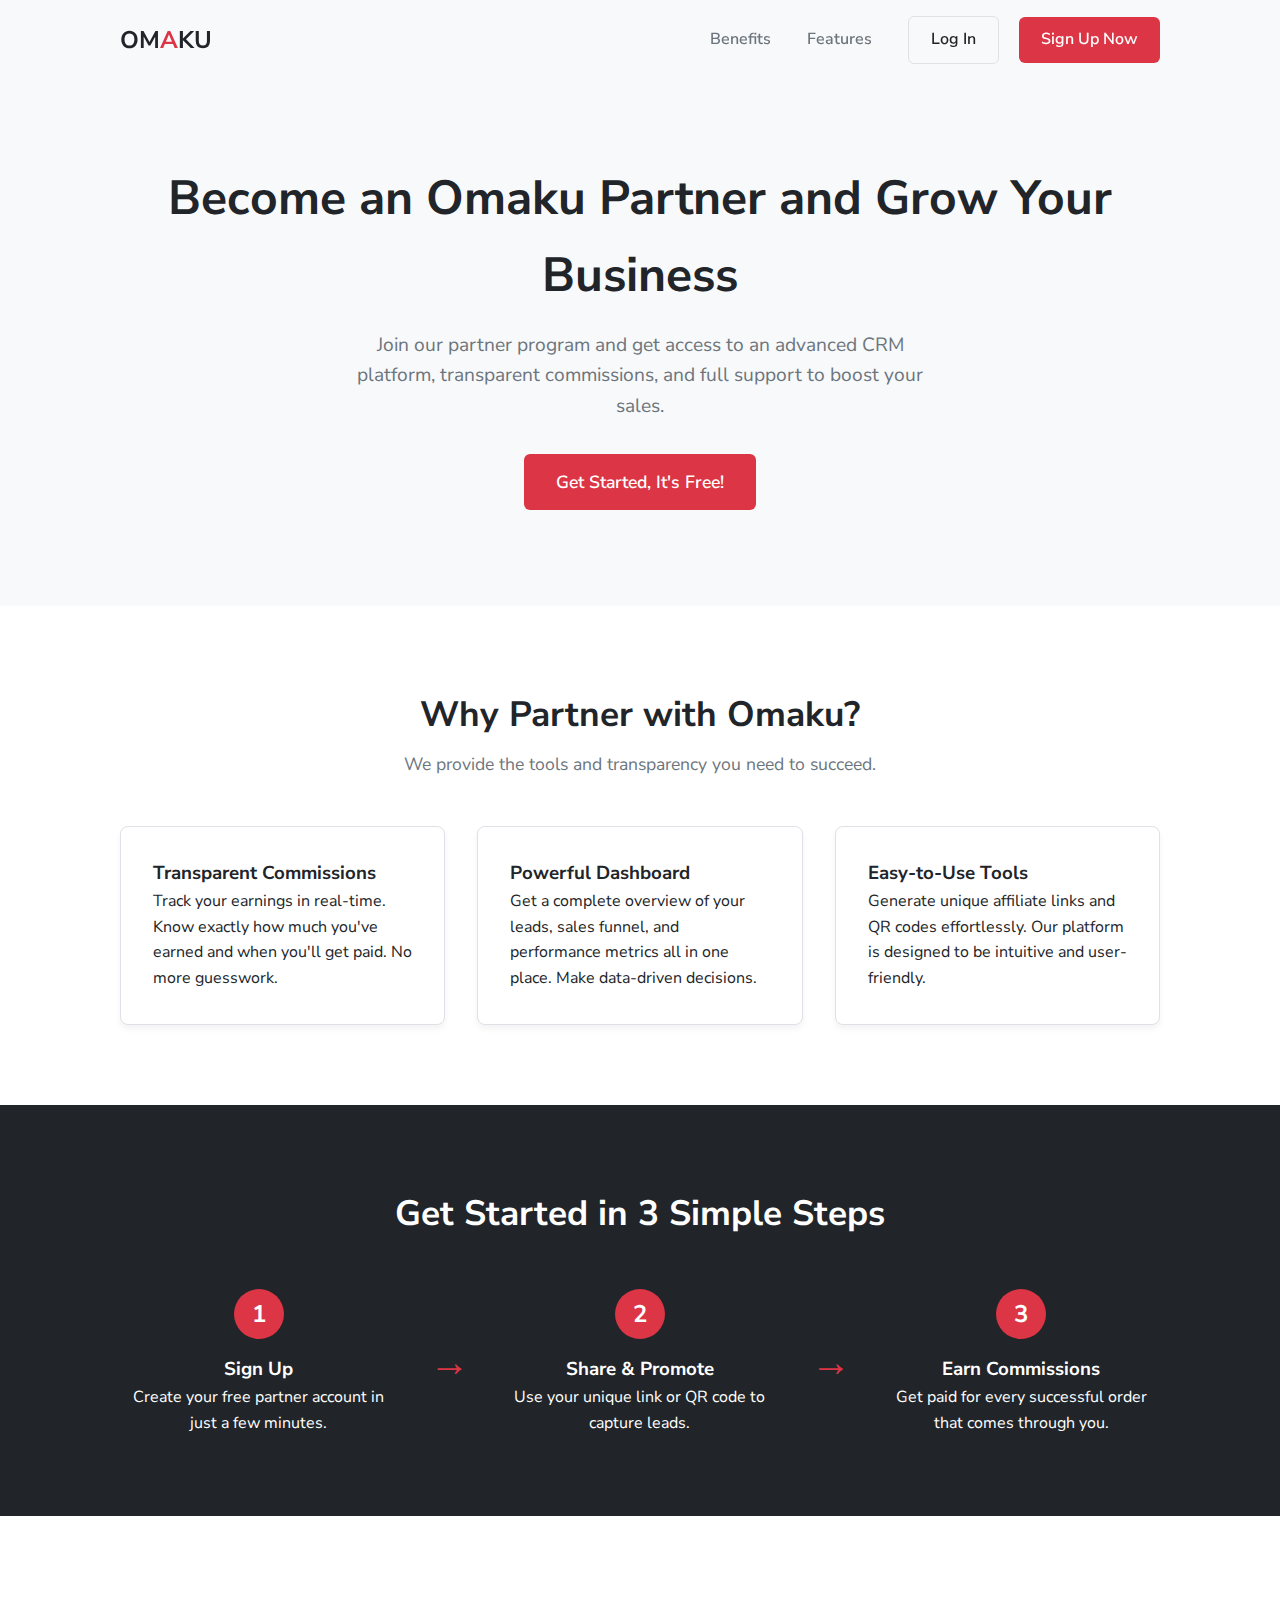
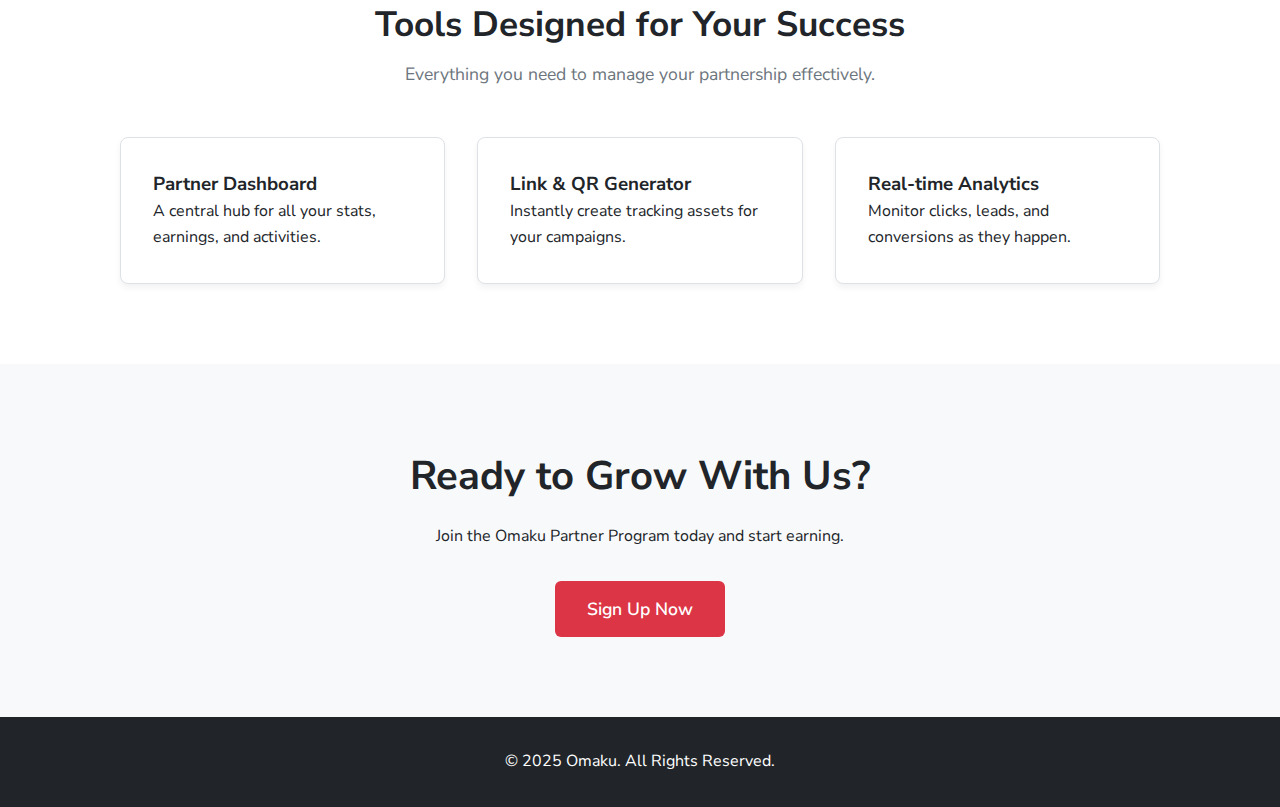
<file: landing-partner.html>
<!DOCTYPE html>
<html lang="en">
<head>
    <meta charset="UTF-8">
    <meta name="viewport" content="width=device-width, initial-scale=1.0">
    <title>Omaku Partner Program - Grow Your Business</title>
    <link rel="stylesheet" href="style.css">
</head>
<body>
    
    <header class="navbar">
        <div class="container">
            <a href="#" class="navbar-logo">OM<span>A</span>KU</a>
            <nav class="navbar-menu">
                <a href="#benefits">Benefits</a>
                <a href="#features">Features</a>
                <a href="login.html" class="btn btn-secondary">Log In</a>
                <a href="register-partner.html" class="btn btn-primary">Sign Up Now</a>
            </nav>
        </div>
    </header>

    <main>
        <section class="hero">
            <div class="container">
                <h1>Become an Omaku Partner and Grow Your Business</h1>
                <p>Join our partner program and get access to an advanced CRM platform, transparent commissions, and full support to boost your sales.</p>
                <a href="register-partner.html" class="btn btn-primary btn-large">Get Started, It's Free!</a>
            </div>
        </section>

        <section id="benefits" class="section-light">
            <div class="container">
                <div class="section-header animate-on-scroll">
                    <h2>Why Partner with Omaku?</h2>
                    <p>We provide the tools and transparency you need to succeed.</p>
                </div>
                <div class="grid-3">
                    <div class="card animate-on-scroll">
                        <h3>Transparent Commissions</h3>
                        <p>Track your earnings in real-time. Know exactly how much you've earned and when you'll get paid. No more guesswork.</p>
                    </div>
                    <div class="card animate-on-scroll">
                        <h3>Powerful Dashboard</h3>
                        <p>Get a complete overview of your leads, sales funnel, and performance metrics all in one place. Make data-driven decisions.</p>
                    </div>
                    <div class="card animate-on-scroll">
                        <h3>Easy-to-Use Tools</h3>
                        <p>Generate unique affiliate links and QR codes effortlessly. Our platform is designed to be intuitive and user-friendly.</p>
                    </div>
                </div>
            </div>
        </section>

        <section id="how-it-works" class="section-dark">
            <div class="container">
                <div class="section-header animate-on-scroll">
                    <h2>Get Started in 3 Simple Steps</h2>
                </div>
                <div class="steps-container">
                    <div class="step">
                        <div class="step-number">1</div>
                        <h3>Sign Up</h3>
                        <p>Create your free partner account in just a few minutes.</p>
                    </div>
                    <div class="step-arrow">→</div>
                    <div class="step">
                        <div class="step-number">2</div>
                        <h3>Share & Promote</h3>
                        <p>Use your unique link or QR code to capture leads.</p>
                    </div>
                    <div class="step-arrow">→</div>
                    <div class="step">
                        <div class="step-number">3</div>
                        <h3>Earn Commissions</h3>
                        <p>Get paid for every successful order that comes through you.</p>
                    </div>
                </div>
            </div>
        </section>

        <section id="features" class="section-light">
             <div class="container">
                <div class="section-header animate-on-scroll">
                    <h2>Tools Designed for Your Success</h2>
                    <p>Everything you need to manage your partnership effectively.</p>
                </div>
                <div class="grid-3">
                    <div class="card animate-on-scroll">
                        <h3>Partner Dashboard</h3>
                        <p>A central hub for all your stats, earnings, and activities.</p>
                    </div>
                    <div class="card animate-on-scroll">
                        <h3>Link & QR Generator</h3>
                        <p>Instantly create tracking assets for your campaigns.</p>
                    </div>
                     <div class="card animate-on-scroll">
                        <h3>Real-time Analytics</h3>
                        <p>Monitor clicks, leads, and conversions as they happen.</p>
                    </div>
                </div>
            </div>
        </section>
        
        <section class="cta">
            <div class="container">
                <h2>Ready to Grow With Us?</h2>
                <p>Join the Omaku Partner Program today and start earning.</p>
                <a href="register-partner.html" class="btn btn-primary btn-large">Sign Up Now</a>
            </div>
        </section>
    </main>

    <footer class="footer">
        <div class="container">
            <p>&copy; 2025 Omaku. All Rights Reserved.</p>
        </div>
    </footer>
    
    <script src="landing-script.js"></script>
</body>
</html>
</file>
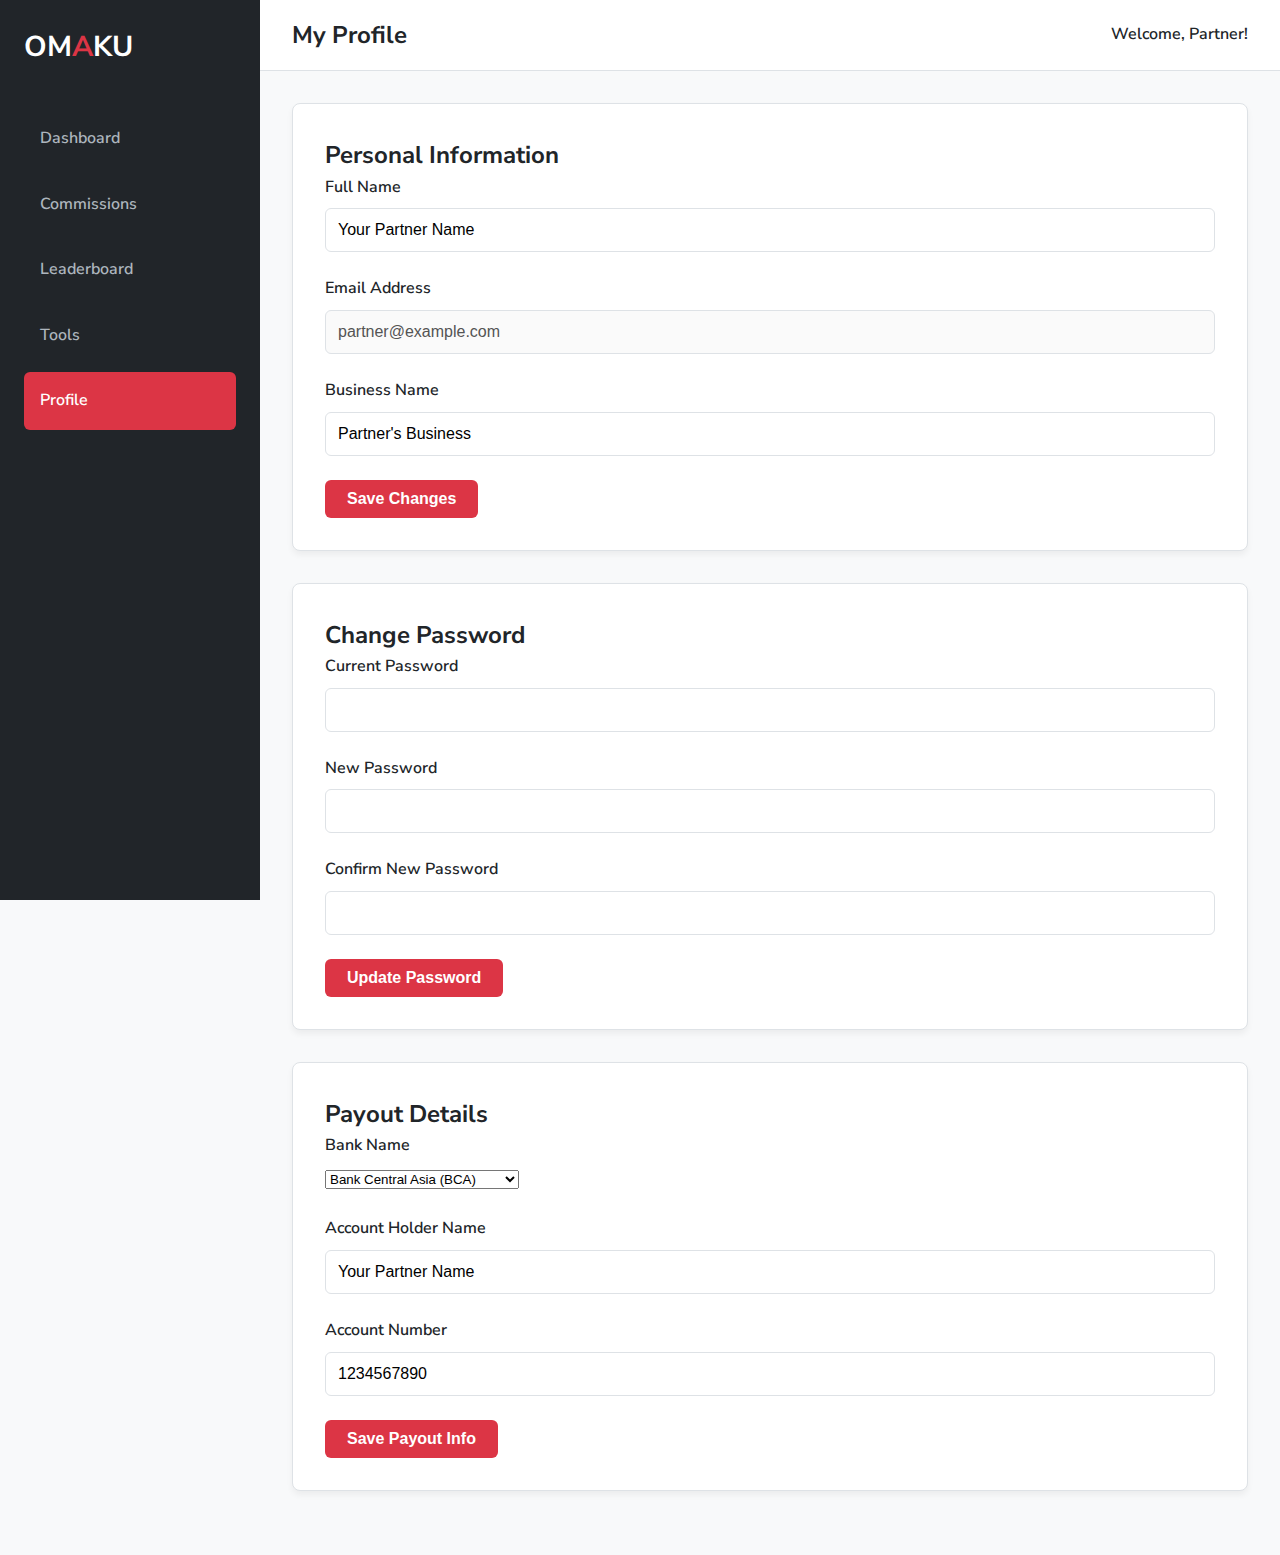
<file: partner-profile.html>
<!DOCTYPE html>
<html lang="en">
<head>
    <meta charset="UTF-8">
    <meta name="viewport" content="width=device-width, initial-scale=1.0">
    <title>My Profile - Omaku</title>
    <link rel="stylesheet" href="style.css">
</head>
<body>
    
    <div class="app-layout">
        <aside class="sidebar">
            <div class="sidebar-header">
                <a href="partner-dashboard.html" class="logo">OM<span>A</span>KU</a>
            </div>
            <ul class="sidebar-nav">
                <li><a href="partner-dashboard.html">Dashboard</a></li>
                <li><a href="partner-commissions.html">Commissions</a></li>
                <li><a href="partner-leaderboard.html">Leaderboard</a></li>
                <li><a href="partner-tools.html">Tools</a></li>
                <li><a href="partner-profile.html" class="active">Profile</a></li>
            </ul>
        </aside>

        <div class="main-content">
            <header class="app-header">
                <h1>My Profile</h1>
                <div class="user-profile">
                    <span>Welcome, Partner!</span>
                </div>
            </header>

            <main class="content-body">
                <div class="card profile-section">
                    <h2>Personal Information</h2>
                    <form>
                        <div class="form-group">
                            <label for="name">Full Name</label>
                            <input type="text" id="name" name="name" value="Your Partner Name" required>
                        </div>
                        <div class="form-group">
                            <label for="email">Email Address</label>
                            <input type="email" id="email" name="email" value="partner@example.com" disabled>
                        </div>
                         <div class="form-group">
                            <label for="business-name">Business Name</label>
                            <input type="text" id="business-name" name="business-name" value="Partner's Business">
                        </div>
                        <button type="submit" class="btn btn-primary">Save Changes</button>
                    </form>
                </div>

                <div class="card profile-section">
                    <h2>Change Password</h2>
                     <form>
                        <div class="form-group">
                            <label for="current-password">Current Password</label>
                            <input type="password" id="current-password" name="current-password" required>
                        </div>
                        <div class="form-group">
                            <label for="new-password">New Password</label>
                            <input type="password" id="new-password" name="new-password" required>
                        </div>
                        <div class="form-group">
                            <label for="confirm-password">Confirm New Password</label>
                            <input type="password" id="confirm-password" name="confirm-password" required>
                        </div>
                        <button type="submit" class="btn btn-primary">Update Password</button>
                    </form>
                </div>
                 <div class="card profile-section">
                    <h2>Payout Details</h2>
                     <form>
                        <div class="form-group">
                            <label for="bank-name">Bank Name</label>
                            <select id="bank-name" name="bank-name">
                                <option>Select Bank...</option>
                                <option selected>Bank Central Asia (BCA)</option>
                                <option>Bank Mandiri</option>
                                <option>Bank Rakyat Indonesia (BRI)</option>
                            </select>
                        </div>
                        <div class="form-group">
                            <label for="account-holder">Account Holder Name</label>
                            <input type="text" id="account-holder" name="account-holder" value="Your Partner Name">
                        </div>
                         <div class="form-group">
                            <label for="account-number">Account Number</label>
                            <input type="text" id="account-number" name="account-number" value="1234567890">
                        </div>
                        <button type="submit" class="btn btn-primary">Save Payout Info</button>
                    </form>
                </div>
            </main>
        </div>
    </div>

</body>
</html>
</file>
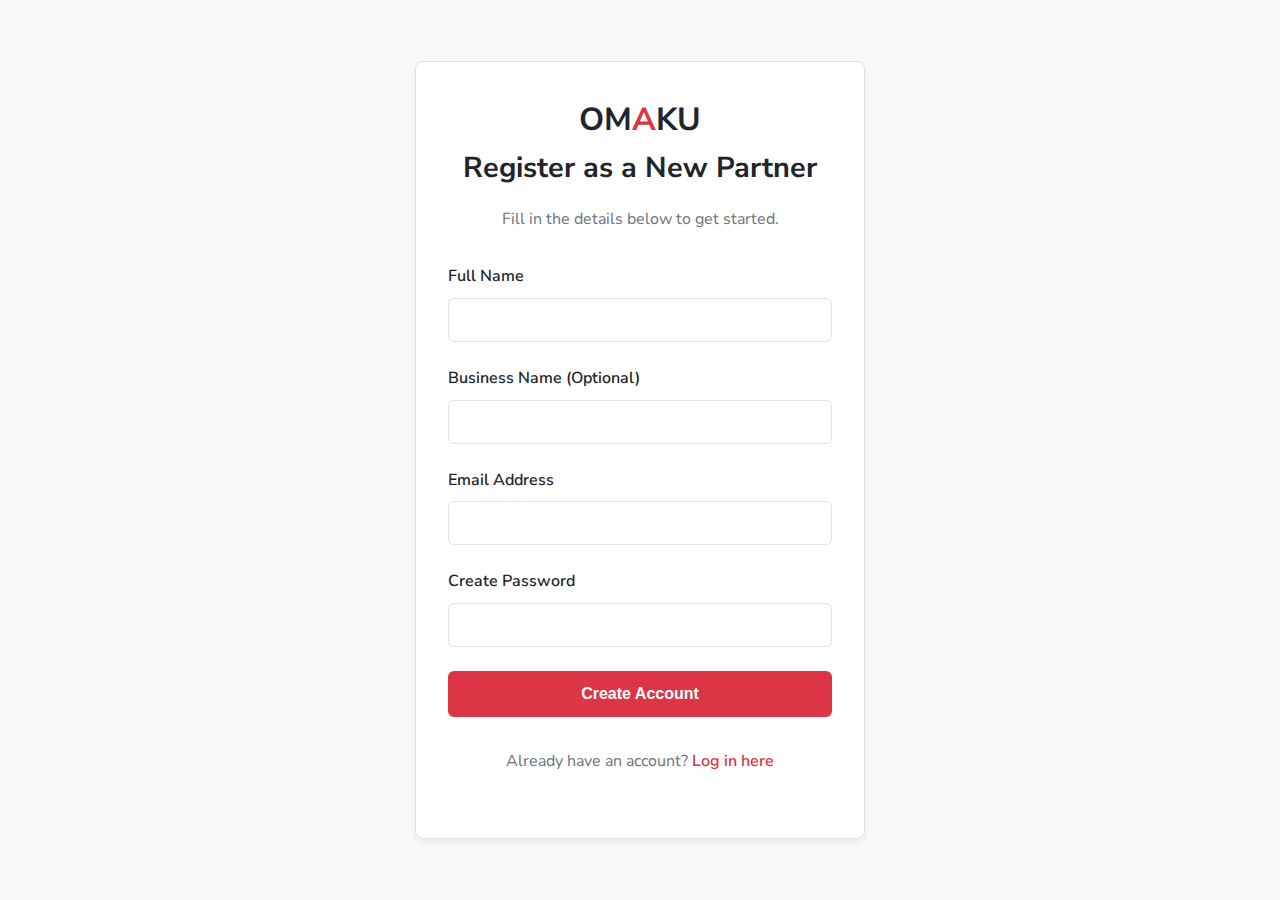
<file: register-partner.html>
<!DOCTYPE html>
<html lang="en">
<head>
    <meta charset="UTF-8">
    <meta name="viewport" content="width=device-width, initial-scale=1.0">
    <title>Partner Sign Up - Omaku</title>
    <link rel="stylesheet" href="style.css">
</head>
<body>

    <div class="auth-container">
        <div class="card auth-card">
            <a href="landing-partner.html" class="logo">OM<span>A</span>KU</a>
            <h2>Register as a New Partner</h2>
            <p>Fill in the details below to get started.</p>

            <form>
                <div class="form-group">
                    <label for="name">Full Name</label>
                    <input type="text" id="name" name="name" required>
                </div>
                <div class="form-group">
                    <label for="business-name">Business Name (Optional)</label>
                    <input type="text" id="business-name" name="business-name">
                </div>
                <div class="form-group">
                    <label for="email">Email Address</label>
                    <input type="email" id="email" name="email" required>
                </div>
                <div class="form-group">
                    <label for="password">Create Password</label>
                    <input type="password" id="password" name="password" required>
                </div>
                <div class="form-group">
                    <button type="submit" class="btn btn-primary">Create Account</button>
                </div>
            </form>

            <div class="extra-link">
                <p>Already have an account? <a href="login.html">Log in here</a></p>
            </div>
        </div>
    </div>
    
</body>
</html>
</file>
<file: style.css>
/* === FONDASI & VARIABEL === */
@import url('https://fonts.googleapis.com/css2?family=Nunito+Sans:wght@400;600;700&display=swap');

:root {
    --primary-color: #dc3545;
    --dark-color: #212529;
    --secondary-text-color: #6c757d;
    --background-color: #f8f9fa;
    --white-color: #FFFFFF;
    --border-color: #DEE2E6;
    --font-family: 'Nunito Sans', -apple-system, BlinkMacSystemFont, "Segoe UI", Roboto, Helvetica, Arial, sans-serif;
}

* {
    margin: 0;
    padding: 0;
    box-sizing: border-box;
}

body {
    font-family: var(--font-family);
    background-color: var(--background-color);
    color: var(--dark-color);
    line-height: 1.6;
}

/* === KOMPONEN UTILITY & REUSABLE === */
.container {
    max-width: 1100px;
    margin: 0 auto;
    padding: 0 30px;
}

.btn {
    display: inline-block;
    padding: 10px 22px;
    border: none;
    border-radius: 6px;
    font-size: 16px;
    font-weight: 600;
    text-decoration: none;
    text-align: center;
    cursor: pointer;
    transition: background-color 0.3s ease;
}

.btn-primary {
    background-color: var(--primary-color);
    color: var(--white-color);
}

.btn-primary:hover {
    background-color: #c82333;
}

.btn-secondary {
    background-color: transparent;
    color: var(--dark-color);
    border: 1px solid var(--border-color);
}

.btn-secondary:hover {
    background-color: var(--background-color);
}

.card {
    background: var(--white-color);
    border: 1px solid var(--border-color);
    border-radius: 8px;
    padding: 2rem;
    box-shadow: 0 4px 6px rgba(0,0,0,0.05);
}

/* === HEADER / NAVIGASI === */
/* === HEADER / NAVIGASI (DYNAMIC) === */
.navbar {
    /* --- EDITED --- */
    position: fixed; /* Changed from sticky to make it overlay the hero */
    width: 100%;
    top: 0;
    left: 0;
    background-color: transparent; /* Changed from white to transparent */
    transition: background-color 0.3s ease, box-shadow 0.3s ease; /* Added for smooth effect */
    border-bottom: 1px solid transparent; /* Changed to start transparent */
    /* --- UNCHANGED --- */
    padding: 1rem 0;
    z-index: 10;
}

/* --- NEW CLASS (Added for JavaScript) --- */
/* This style is applied when the user scrolls down */
.navbar.scrolled {
    background-color: var(--white-color);
    box-shadow: 0 2px 10px rgba(0,0,0,0.1);
    border-bottom: 1px solid var(--border-color);
}

.navbar .container {
    display: flex;
    justify-content: space-between;
    align-items: center;
}

.navbar-logo {
    font-size: 1.5rem;
    font-weight: 700;
    color: var(--dark-color);
    text-decoration: none;
}

.navbar-logo span {
    color: var(--primary-color);
}

.navbar-menu .btn {
    margin-left: 1rem;
}


/* === HERO SECTION (ADJUSTED) === */
.hero {
    /* --- EDITED --- */
    padding-top: 10rem; /* Increased to push content below the fixed navbar */
    padding-bottom: 6rem;
    /* --- UNCHANGED --- */
    text-align: center;
}

.hero h1 {
    font-size: 3rem;
    margin-bottom: 1rem;
}

.hero p {
    font-size: 1.2rem;
    color: var(--secondary-text-color);
    max-width: 600px;
    margin: 0 auto 2rem auto;
}

/* === FORM REGISTRASI === */
.auth-container {
    display: flex;
    justify-content: center;
    align-items: center;
    min-height: 100vh;
    padding: 2rem;
}

.auth-card {
    width: 100%;
    max-width: 450px;
    text-align: center;
}

.auth-card .logo {
    font-size: 2rem;
    font-weight: 700;
    margin-bottom: 2rem;
    color: var(--dark-color);
    text-decoration: none;
}
.auth-card .logo span {
    color: var(--primary-color);
}

.auth-card h2 {
    margin-bottom: 1rem;
    font-size: 1.8rem;
}

.auth-card p {
    color: var(--secondary-text-color);
    margin-bottom: 2rem;
}

.form-group {
    margin-bottom: 1.5rem;
    text-align: left;
}

.form-group label {
    display: block;
    font-weight: 600;
    margin-bottom: 0.5rem;
}

.form-group input {
    width: 100%;
    padding: 12px;
    border: 1px solid var(--border-color);
    border-radius: 6px;
    font-size: 16px;
}

.form-group .btn {
    width: 100%;
    padding: 14px;
}

.auth-card .extra-link {
    margin-top: 2rem;
}

.auth-card .extra-link a {
    color: var(--primary-color);
    text-decoration: none;
    font-weight: 600;
}

/* === GENERAL SECTION STYLING === */
.section-light, .section-dark, .cta, .footer {
    padding: 5rem 0;
}

.section-light {
    background-color: var(--white-color);
}

.section-dark {
    background-color: var(--dark-color);
    color: var(--white-color);
}

.section-header {
    text-align: center;
    margin-bottom: 3rem;
}

.section-header h2 {
    font-size: 2.2rem;
    margin-bottom: 0.5rem;
}

.section-header p {
    font-size: 1.1rem;
    color: var(--secondary-text-color);
}

.section-dark .section-header p {
    color: rgba(255, 255, 255, 0.7);
}


/* === GRID LAYOUT === */
.grid-3 {
    display: grid;
    grid-template-columns: repeat(auto-fit, minmax(300px, 1fr));
    gap: 2rem;
}


/* === HOW IT WORKS SECTION === */
.steps-container {
    display: flex;
    justify-content: space-between;
    align-items: center;
    text-align: center;
    gap: 2rem;
}

.step {
    flex: 1;
}

.step-number {
    width: 50px;
    height: 50px;
    background-color: var(--primary-color);
    color: var(--white-color);
    border-radius: 50%;
    display: flex;
    justify-content: center;
    align-items: center;
    font-size: 1.5rem;
    font-weight: 700;
    margin: 0 auto 1rem auto;
}

.step-arrow {
    font-size: 2.5rem;
    color: var(--primary-color);
}

@media (max-width: 768px) {
    .steps-container {
        flex-direction: column;
    }
    .step-arrow {
        transform: rotate(90deg);
    }
}


/* === FINAL CTA & FOOTER === */
.cta {
    background-color: var(--background-color);
    text-align: center;
}

.cta h2 {
    font-size: 2.5rem;
    margin-bottom: 1rem;
}

.cta p {
    margin-bottom: 2rem;
}

.btn-large {
    padding: 14px 32px;
    font-size: 1.1rem;
}

.footer {
    background: var(--dark-color);
    color: var(--white-color);
    text-align: center;
    padding: 2rem 0;
}


/* === NAVBAR & HERO ADJUSTMENTS === */
.navbar-menu a:not(.btn) {
    color: var(--secondary-text-color);
    text-decoration: none;
    margin: 0 1rem;
    font-weight: 600;
}
.navbar-menu a:not(.btn):hover {
    color: var(--primary-color);
}

/* === APP LAYOUT (POST-LOGIN) === */
.app-layout {
    display: flex;
    min-height: 100vh;
}

/* === SIDEBAR === */
.sidebar {
    width: 260px;
    background-color: var(--dark-color);
    color: #f8f9fa;
    display: flex;
    flex-direction: column;
    padding: 1.5rem;
    position: sticky;
    top: 0;
    height: 100vh;
}

.sidebar-header .logo {
    font-size: 1.8rem;
    font-weight: 700;
    color: var(--white-color);
    text-decoration: none;
    margin-bottom: 2.5rem;
    display: block;
}
.sidebar-header .logo span {
    color: var(--primary-color);
}

.sidebar-nav {
    list-style: none;
    flex-grow: 1;
}

.sidebar-nav li a {
    display: block;
    color: #adb5bd;
    text-decoration: none;
    padding: 1rem;
    border-radius: 6px;
    margin-bottom: 0.5rem;
    font-weight: 600;
    transition: background-color 0.2s ease, color 0.2s ease;
}

.sidebar-nav li a:hover {
    background-color: #343a40;
    color: var(--white-color);
}

.sidebar-nav li a.active {
    background-color: var(--primary-color);
    color: var(--white-color);
}


/* === MAIN CONTENT AREA === */
.main-content {
    flex: 1;
    background-color: var(--background-color);
}

.app-header {
    display: flex;
    justify-content: space-between;
    align-items: center;
    padding: 1rem 2rem;
    background-color: var(--white-color);
    border-bottom: 1px solid var(--border-color);
}

.app-header h1 {
    font-size: 1.5rem;
}

.user-profile {
    font-weight: 600;
}

.content-body {
    padding: 2rem;
}

/* === DASHBOARD WIDGETS === */
.grid-4 {
    display: grid;
    grid-template-columns: repeat(auto-fit, minmax(250px, 1fr));
    gap: 1.5rem;
}

.summary-card {
    background: var(--white-color);
    border: 1px solid var(--border-color);
    border-radius: 8px;
    padding: 1.5rem;
}

.summary-card .title {
    font-weight: 600;
    color: var(--secondary-text-color);
    font-size: 0.9rem;
}

.summary-card .value {
    font-size: 2.2rem;
    font-weight: 700;
    margin: 0.5rem 0;
}

.summary-card .detail {
    color: #28a745; /* Green for positive change */
    font-size: 0.9rem;
}


/* === FILTERS & TABLE STYLING === */
.filters {
    display: flex;
    gap: 1rem;
    margin-bottom: 1.5rem;
    align-items: center;
}

.filters input, .filters select {
    padding: 10px;
    border: 1px solid var(--border-color);
    border-radius: 6px;
    font-size: 14px;
}

.table-container {
    width: 100%;
    overflow-x: auto; /* Ensures table is responsive on small screens */
}

.data-table {
    width: 100%;
    border-collapse: collapse;
    margin-top: 1rem;
}

.data-table th, .data-table td {
    padding: 12px 15px;
    text-align: left;
    border-bottom: 1px solid var(--border-color);
}

.data-table thead th {
    background-color: var(--background-color);
    font-weight: 700;
    color: var(--secondary-text-color);
}

.data-table tbody tr:hover {
    background-color: var(--background-color);
}

/* === STATUS TAGS === */
.status {
    padding: 4px 10px;
    border-radius: 12px;
    font-size: 0.8rem;
    font-weight: 700;
    text-transform: uppercase;
}

.status-paid {
    background-color: #e4f8e8;
    color: #28a745;
}

.status-pending {
    background-color: #fff4e5;
    color: #ff9800;
}

.status-cancelled {
    background-color: #fde2e4;
    color: #dc3545;
}

/* === LEADERBOARD PAGE (REDESIGNED) === */
/* === LEADERBOARD PAGE (FINAL DESIGN) === */
.leaderboard-filters {
    display: flex;
    justify-content: space-between;
    align-items: center;
    margin-bottom: 2rem;
}

.filter-btn-group .btn {
    border-radius: 0;
    border-right-width: 0;
}
.filter-btn-group .btn:first-child {
    border-top-left-radius: 6px;
    border-bottom-left-radius: 6px;
}
.filter-btn-group .btn:last-child {
    border-top-right-radius: 6px;
    border-bottom-right-radius: 6px;
    border-right-width: 1px;
}

.filter-btn-group .btn.active {
    background-color: var(--primary-color);
    color: var(--white-color);
    border-color: var(--primary-color);
}

/* "Top Performers" Stage Design */
.top-performers-container {
    display: flex;
    justify-content: center;
    align-items: flex-end;
    gap: 1.5rem;
    padding: 2rem 0;
    margin-bottom: 3rem;
    position: relative;
}

.performer-card {
    position: relative;
    width: 220px;
    padding: 1.5rem 1rem;
    border-radius: 8px;
    background-color: var(--white-color);
    border: 1px solid var(--border-color);
    box-shadow: 0 4px 10px rgba(0,0,0,0.05);
    text-align: center;
}

.performer-card .avatar {
    width: 80px;
    height: 80px;
    border-radius: 50%;
    border: 4px solid var(--white-color);
    box-shadow: 0 0 10px rgba(0,0,0,0.1);
    margin: -60px auto 1rem auto;
    background-color: var(--background-color);
}

.performer-card .name {
    font-size: 1.2rem;
    font-weight: 700;
    margin-bottom: 0.25rem;
}

.performer-card .score {
    font-size: 1.5rem;
    font-weight: 700;
    color: var(--primary-color);
}

.performer-card .rank-badge {
    position: absolute;
    bottom: -15px;
    left: 50%;
    transform: translateX(-50%);
    width: 30px;
    height: 30px;
    border-radius: 50%;
    display: flex;
    justify-content: center;
    align-items: center;
    color: var(--white-color);
    font-weight: 700;
    font-size: 1rem;
}
/* Find this rule */
.top-performers-container {
    display: flex;
    justify-content: center;
    align-items: flex-end;
    gap: 1.5rem;
    padding: 2rem 0;
    margin-bottom: 3rem;
    position: relative;
    padding-bottom: 2.5rem; /* <-- ADD THIS LINE */
}
/* Rank-specific styling */
.performer-card.rank-2 {
    order: 1; /* Position left */
}
.performer-card.rank-1 {
    order: 2; /* Position center */
    padding-top: 2rem;
    border: 2px solid #FFD700; /* Gold */
}
.performer-card.rank-1 .avatar {
    width: 100px;
    height: 100px;
    margin-top: -75px;
}
.performer-card.rank-3 {
    order: 3; /* Position right */
}

.rank-1 .rank-badge { background-color: #FFD700; } /* Gold */
.rank-2 .rank-badge { background-color: #C0C0C0; } /* Silver */
.rank-3 .rank-badge { background-color: #CD7F32; } /* Bronze */


/* Highlight current user in table */
.data-table .current-user-row {
    background-color: #fff3cd;
    font-weight: 700;
}

/* === TOOLS PAGE === */
.tool-section {
    margin-bottom: 2rem;
}

.tool-section h2 {
    margin-bottom: 0.5rem;
}

.tool-section p {
    margin-bottom: 1.5rem;
    color: var(--secondary-text-color);
}

.affiliate-link-wrapper {
    display: flex;
    align-items: center;
    gap: 1rem;
}

.affiliate-link-display {
    flex-grow: 1;
    background-color: var(--background-color);
    padding: 12px 15px;
    border: 1px solid var(--border-color);
    border-radius: 6px;
    font-family: 'Courier New', Courier, monospace;
    font-size: 1rem;
    color: var(--dark-color);
}

.qr-code-container {
    text-align: center;
    margin-top: 1rem;
}

.qr-code-container img {
    max-width: 200px;
    border: 1px solid var(--border-color);
    padding: 10px;
    background: var(--white-color);
    border-radius: 8px;
    margin-bottom: 1.5rem;
}


/* === PROFILE PAGE === */
.profile-section {
    margin-bottom: 2rem;
}



/* === OWNER DASHBOARD === */
.grid-2 {
    display: grid;
    grid-template-columns: repeat(auto-fit, minmax(400px, 1fr));
    gap: 2rem;
}

.sales-funnel-container {
    display: flex;
    justify-content: space-between;
    align-items: center;
    gap: 1rem;
    text-align: center;
}

.funnel-step {
    flex: 1;
}

.funnel-step .value {
    font-size: 2rem;
    font-weight: 700;
}

.funnel-step .label {
    font-size: 0.9rem;
    font-weight: 600;
    color: var(--secondary-text-color);
}

.funnel-arrow {
    font-size: 1.5rem;
    color: var(--border-color);
}

.activity-list {
    list-style: none;
}

.activity-list li {
    display: flex;
    justify-content: space-between;
    padding: 0.8rem 0;
    border-bottom: 1px solid var(--border-color);
}

.activity-list li:last-child {
    border-bottom: none;
}


/* === SALES PIPELINE (KANBAN BOARD) === */
.pipeline-header {
    display: flex;
    justify-content: space-between;
    align-items: center;
    margin-bottom: 2rem;
}

.kanban-board {
    display: flex;
    gap: 1.5rem;
    overflow-x: auto; /* Allows horizontal scrolling */
    padding-bottom: 1rem;
    min-height: 60vh;
}

.kanban-column {
    flex: 0 0 320px; /* Each column has a fixed width */
    background-color: var(--background-color);
    border-radius: 8px;
    display: flex;
    flex-direction: column;
}

.kanban-column-header {
    padding: 1rem;
    border-bottom: 3px solid;
    font-weight: 700;
}

.kanban-column-body {
    padding: 1rem;
    flex-grow: 1;
    overflow-y: auto;
}

.kanban-card {
    background: var(--white-color);
    border: 1px solid var(--border-color);
    border-radius: 6px;
    padding: 1rem;
    margin-bottom: 1rem;
    box-shadow: 0 2px 4px rgba(0,0,0,0.05);
    cursor: grab;
}

.kanban-card:active {
    cursor: grabbing;
}

.card-title {
    font-weight: 600;
    margin-bottom: 0.5rem;
}

.card-value {
    font-size: 1.1rem;
    font-weight: 700;
    margin-bottom: 0.5rem;
}

.card-meta {
    font-size: 0.9rem;
    color: var(--secondary-text-color);
}

/* Column-specific border colors */
.col-leads { border-color: #007bff; }
.col-quotes { border-color: #ffc107; }
.col-negotiation { border-color: #fd7e14; }
.col-won { border-color: #28a745; }


/* === SURAT JALAN PAGE === */
.page-header {
    display: flex;
    justify-content: space-between;
    align-items: center;
    margin-bottom: 1.5rem;
}

/* New Status Tags */
.status-delivery {
    background-color: #e1f5fe;
    color: #0288d1;
}

.status-draft {
    background-color: #f1f3f5;
    color: #495057;
}

/* Action buttons in tables */
.action-buttons .btn {
    margin-right: 0.5rem;
}
.btn-sm {
    padding: 5px 10px;
    font-size: 12px;
}


/* === PARTNER MANAGEMENT PAGE === */
.partner-info {
    display: flex;
    align-items: center;
}

.partner-avatar {
    width: 32px;
    height: 32px;
    border-radius: 50%;
    margin-right: 12px;
    background-color: var(--border-color);
}

.status-inactive {
    background-color: #f1f3f5;
    color: #495057;
}


/* === ANALYTICS PAGE === */
.analytics-header {
    display: flex;
    justify-content: space-between;
    align-items: center;
    margin-bottom: 2rem;
}

.chart-placeholder {
    width: 100%;
    height: 350px;
    background-color: var(--background-color);
    border: 1px dashed var(--border-color);
    display: flex;
    justify-content: center;
    align-items: center;
    color: var(--secondary-text-color);
    border-radius: 8px;
    margin-top: 1rem;
}





/* === FORM FUNCTIONALITY === */
.error-message {
    display: none; /* Hidden by default */
    background-color: #fde2e4;
    color: #dc3545;
    padding: 10px;
    border-radius: 6px;
    margin-bottom: 1rem;
    text-align: center;
    font-weight: 600;
}


/* === DEMO LOGIN BUTTONS === */
.login-options {
    margin-top: 2rem;
    display: flex;
    flex-direction: column;
    gap: 1rem; /* Adds space between the buttons */
}

.login-options .btn {
    width: 100%;
    padding: 14px;
}

/* === MODAL STYLING === */
.modal {
    display: none; /* Disembunyikan secara default */
    position: fixed;
    z-index: 50;
    left: 0;
    top: 0;
    width: 100%;
    height: 100%;
    overflow: auto;
    background-color: rgba(0,0,0,0.6);
    align-items: center;
    justify-content: center;
}

.modal.is-open {
    display: flex; /* Ditampilkan saat aktif */
}

.modal-content {
    background-color: #fefefe;
    margin: auto;
    padding: 2rem;
    border: 1px solid #888;
    width: 90%;
    max-width: 500px;
    border-radius: 8px;
    position: relative;
}

.modal-close {
    color: #aaa;
    position: absolute;
    top: 1rem;
    right: 1.5rem;
    font-size: 28px;
    font-weight: bold;
    cursor: pointer;
}

.modal-close:hover,
.modal-close:focus {
    color: black;
}

/* === LOGOUT BUTTON STYLING === */
/* Membuat sidebar menjadi flex container untuk mendorong tombol logout ke bawah */
.sidebar {
    display: flex;
    flex-direction: column;
}

.sidebar-nav {
    flex-grow: 1; /* Membuat daftar navigasi memenuhi ruang yang tersedia */
}

.sidebar-logout a {
    display: block;
    padding: 1rem;
    margin-top: 1rem;
    border-top: 1px solid #495057; /* Garis pemisah */
    color: #adb5bd;
    text-decoration: none;
    font-weight: 600;
    text-align: center;
    border-radius: 6px;
    transition: background-color 0.2s ease, color 0.2s ease;
}

.sidebar-logout a:hover {
    background-color: #dc3545; /* Warna merah omaku-red */
    color: white;
}
</file>
